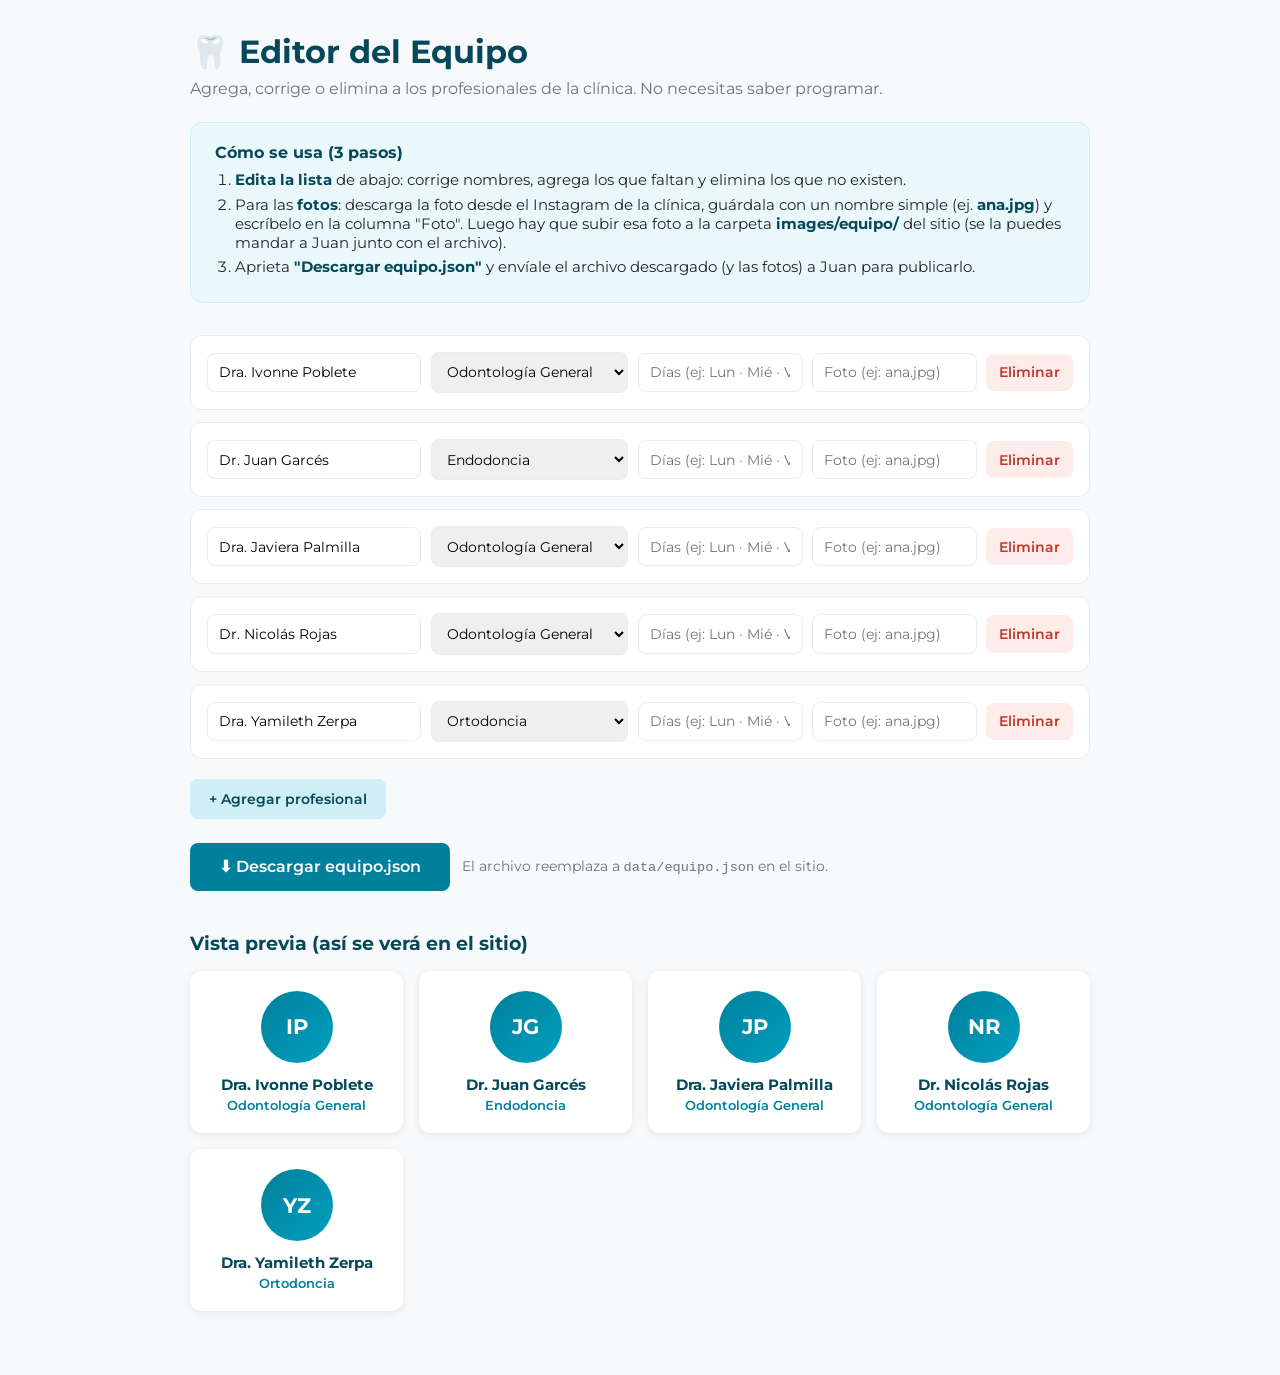
<file: equipo-editor.html>
<!DOCTYPE html>
<html lang="es">
<head>
    <meta charset="UTF-8">
    <meta name="viewport" content="width=device-width, initial-scale=1.0">
    <title>Editor del Equipo | Clínica Dental GALANA</title>
    <meta name="robots" content="noindex, nofollow">
    <link rel="icon" type="image/svg+xml" href="images/favicon.svg">
    <link href="https://fonts.googleapis.com/css2?family=Montserrat:wght@400;600;700&display=swap" rel="stylesheet">
    <style>
        :root {
            --primary: #00809B;
            --primary-dark: #05485A;
            --brand: #00A0C0;
            --tint: #EAF8FB;
            --tint-strong: #CFEEF6;
            --gray: #6c757d;
            --light: #e9ecef;
            --danger: #c0392b;
        }
        * { margin: 0; padding: 0; box-sizing: border-box; }
        body {
            font-family: 'Montserrat', sans-serif;
            background: #f8f9fa;
            color: #212529;
            padding: 2rem 1rem 4rem;
        }
        .wrap { max-width: 900px; margin: 0 auto; }
        h1 { color: var(--primary-dark); margin-bottom: 0.5rem; }
        .lead { color: var(--gray); margin-bottom: 1.5rem; }
        .steps {
            background: var(--tint);
            border: 1px solid var(--tint-strong);
            border-radius: 12px;
            padding: 1.25rem 1.5rem;
            margin-bottom: 2rem;
            font-size: 0.95rem;
        }
        .steps h2 { font-size: 1rem; color: var(--primary-dark); margin-bottom: 0.5rem; }
        .steps ol { padding-left: 1.25rem; }
        .steps li { margin-bottom: 0.35rem; }
        .steps strong { color: var(--primary-dark); }
        .row {
            background: #fff;
            border: 1px solid var(--light);
            border-radius: 12px;
            padding: 1rem;
            margin-bottom: 0.75rem;
            display: grid;
            grid-template-columns: 1.3fr 1.2fr 1fr 1fr auto;
            gap: 0.6rem;
            align-items: center;
        }
        .row label { display: none; }
        .row input, .row select {
            width: 100%;
            padding: 0.6rem 0.7rem;
            border: 1px solid var(--light);
            border-radius: 8px;
            font-family: inherit;
            font-size: 0.9rem;
        }
        .row input:focus, .row select:focus {
            outline: 2px solid var(--brand);
            border-color: transparent;
        }
        .btn {
            border: none;
            border-radius: 8px;
            padding: 0.7rem 1.2rem;
            font-family: inherit;
            font-weight: 600;
            font-size: 0.9rem;
            cursor: pointer;
            transition: background 0.15s;
        }
        .btn-del {
            background: #fdecea;
            color: var(--danger);
            padding: 0.6rem 0.8rem;
        }
        .btn-del:hover { background: #f9d3ce; }
        .btn-add {
            background: var(--tint-strong);
            color: var(--primary-dark);
            margin: 0.5rem 0 1.5rem;
        }
        .btn-add:hover { background: #b8e4f0; }
        .btn-download {
            background: var(--primary);
            color: #fff;
            font-size: 1rem;
            padding: 0.9rem 1.8rem;
        }
        .btn-download:hover { background: var(--primary-dark); }
        .toolbar { display: flex; gap: 0.75rem; align-items: center; flex-wrap: wrap; }
        .hint { color: var(--gray); font-size: 0.85rem; }
        h2.preview-title { color: var(--primary-dark); margin: 2.5rem 0 1rem; font-size: 1.2rem; }
        .preview {
            display: grid;
            grid-template-columns: repeat(auto-fill, minmax(180px, 1fr));
            gap: 1rem;
        }
        .pcard {
            background: #fff;
            border-radius: 12px;
            padding: 1.25rem 0.75rem;
            text-align: center;
            box-shadow: 0 2px 8px rgba(0,0,0,0.08);
        }
        .pavatar {
            width: 72px; height: 72px;
            border-radius: 50%;
            margin: 0 auto 0.75rem;
            background: linear-gradient(135deg, var(--primary), var(--brand));
            color: #fff;
            font-size: 1.3rem;
            font-weight: 700;
            display: flex; align-items: center; justify-content: center;
            overflow: hidden;
        }
        .pavatar img { width: 100%; height: 100%; object-fit: cover; }
        .pcard h3 { font-size: 0.95rem; color: var(--primary-dark); margin-bottom: 0.2rem; }
        .pcard .esp { color: var(--primary); font-size: 0.82rem; font-weight: 600; }
        .pcard .dias { color: var(--gray); font-size: 0.78rem; }
        .foto-warn { color: var(--danger); font-size: 0.7rem; display: block; margin-top: 0.3rem; }
        @media (max-width: 720px) {
            .row { grid-template-columns: 1fr 1fr; }
            .row .cell-del { grid-column: span 2; text-align: right; }
        }
    </style>
</head>
<body>
    <div class="wrap">
        <h1>🦷 Editor del Equipo</h1>
        <p class="lead">Agrega, corrige o elimina a los profesionales de la clínica. No necesitas saber programar.</p>

        <div class="steps">
            <h2>Cómo se usa (3 pasos)</h2>
            <ol>
                <li><strong>Edita la lista</strong> de abajo: corrige nombres, agrega los que faltan y elimina los que no existen.</li>
                <li>Para las <strong>fotos</strong>: descarga la foto desde el Instagram de la clínica, guárdala con un nombre simple (ej. <strong>ana.jpg</strong>) y escríbelo en la columna "Foto". Luego hay que subir esa foto a la carpeta <strong>images/equipo/</strong> del sitio (se la puedes mandar a Juan junto con el archivo).</li>
                <li>Aprieta <strong>"Descargar equipo.json"</strong> y envíale el archivo descargado (y las fotos) a Juan para publicarlo.</li>
            </ol>
        </div>

        <div id="rows"></div>

        <button class="btn btn-add" id="addBtn" type="button">+ Agregar profesional</button>

        <div class="toolbar">
            <button class="btn btn-download" id="downloadBtn" type="button">⬇ Descargar equipo.json</button>
            <span class="hint">El archivo reemplaza a <code>data/equipo.json</code> en el sitio.</span>
        </div>

        <h2 class="preview-title">Vista previa (así se verá en el sitio)</h2>
        <div class="preview" id="preview"></div>
    </div>

    <script>
        const ESPECIALIDADES = [
            'Odontología General', 'Endodoncia', 'Ortodoncia',
            'Rehabilitación e Implantes', 'Cirugía', 'Periodoncia', 'Odontopediatría'
        ];
        let equipo = [];
        const rowsEl = document.getElementById('rows');
        const previewEl = document.getElementById('preview');

        function iniciales(nombre) {
            const palabras = (nombre || '').split(/\s+/).filter(p => p && !/^dra?\.?$/i.test(p));
            return palabras.slice(0, 2).map(p => p[0].toUpperCase()).join('') || '?';
        }

        function render() {
            rowsEl.innerHTML = '';
            equipo.forEach((p, i) => {
                const row = document.createElement('div');
                row.className = 'row';

                const nombre = document.createElement('input');
                nombre.placeholder = 'Nombre (ej: Dra. Ana Pérez)';
                nombre.value = p.nombre || '';
                nombre.oninput = () => { p.nombre = nombre.value; preview(); };

                const esp = document.createElement('select');
                ESPECIALIDADES.forEach(e => {
                    const o = document.createElement('option');
                    o.value = o.textContent = e;
                    esp.appendChild(o);
                });
                if (p.especialidad && !ESPECIALIDADES.includes(p.especialidad)) {
                    const o = document.createElement('option');
                    o.value = o.textContent = p.especialidad;
                    esp.appendChild(o);
                }
                esp.value = p.especialidad || ESPECIALIDADES[0];
                p.especialidad = esp.value;
                esp.onchange = () => { p.especialidad = esp.value; preview(); };

                const dias = document.createElement('input');
                dias.placeholder = 'Días (ej: Lun · Mié · Vie)';
                dias.value = p.dias || '';
                dias.oninput = () => { p.dias = dias.value; preview(); };

                const foto = document.createElement('input');
                foto.placeholder = 'Foto (ej: ana.jpg)';
                foto.value = p.foto || '';
                foto.oninput = () => { p.foto = foto.value.trim(); preview(); };

                const delWrap = document.createElement('div');
                delWrap.className = 'cell-del';
                const del = document.createElement('button');
                del.className = 'btn btn-del';
                del.type = 'button';
                del.textContent = 'Eliminar';
                del.onclick = () => { equipo.splice(i, 1); render(); };
                delWrap.appendChild(del);

                row.append(nombre, esp, dias, foto, delWrap);
                rowsEl.appendChild(row);
            });
            preview();
        }

        function preview() {
            previewEl.innerHTML = '';
            equipo.forEach(p => {
                const card = document.createElement('div');
                card.className = 'pcard';

                const av = document.createElement('div');
                av.className = 'pavatar';
                let fotoFalta = false;
                if (p.foto) {
                    const img = document.createElement('img');
                    img.src = 'images/equipo/' + p.foto;
                    img.alt = p.nombre || '';
                    img.onerror = () => {
                        av.textContent = iniciales(p.nombre);
                        const warn = document.createElement('span');
                        warn.className = 'foto-warn';
                        warn.textContent = '⚠ Falta subir ' + p.foto;
                        card.appendChild(warn);
                    };
                    av.appendChild(img);
                } else {
                    av.textContent = iniciales(p.nombre);
                }

                const h = document.createElement('h3');
                h.textContent = p.nombre || '(sin nombre)';
                const e = document.createElement('p');
                e.className = 'esp';
                e.textContent = p.especialidad || '';
                const d = document.createElement('p');
                d.className = 'dias';
                d.textContent = p.dias || '';

                card.append(av, h, e, d);
                previewEl.appendChild(card);
            });
        }

        document.getElementById('addBtn').onclick = () => {
            equipo.push({ nombre: '', especialidad: ESPECIALIDADES[0], dias: '', foto: '' });
            render();
        };

        document.getElementById('downloadBtn').onclick = () => {
            const limpio = equipo
                .filter(p => (p.nombre || '').trim())
                .map(p => ({
                    nombre: p.nombre.trim(),
                    especialidad: p.especialidad || '',
                    dias: (p.dias || '').trim(),
                    foto: (p.foto || '').trim()
                }));
            const data = {
                _instrucciones: 'Lista del equipo de la clínica. Para editarla sin tocar código, abre equipo-editor.html en el navegador, haz los cambios y descarga el archivo actualizado. Las fotos deben guardarse en images/equipo/ (descárgalas de Instagram y súbelas al repositorio; no uses links directos de Instagram porque caducan).',
                equipo: limpio
            };
            const blob = new Blob([JSON.stringify(data, null, 2)], { type: 'application/json' });
            const a = document.createElement('a');
            a.href = URL.createObjectURL(blob);
            a.download = 'equipo.json';
            a.click();
            URL.revokeObjectURL(a.href);
        };

        fetch('data/equipo.json')
            .then(r => r.json())
            .then(data => { equipo = (data && data.equipo) || []; render(); })
            .catch(() => { equipo = []; render(); });
    </script>
</body>
</html>
</file>
